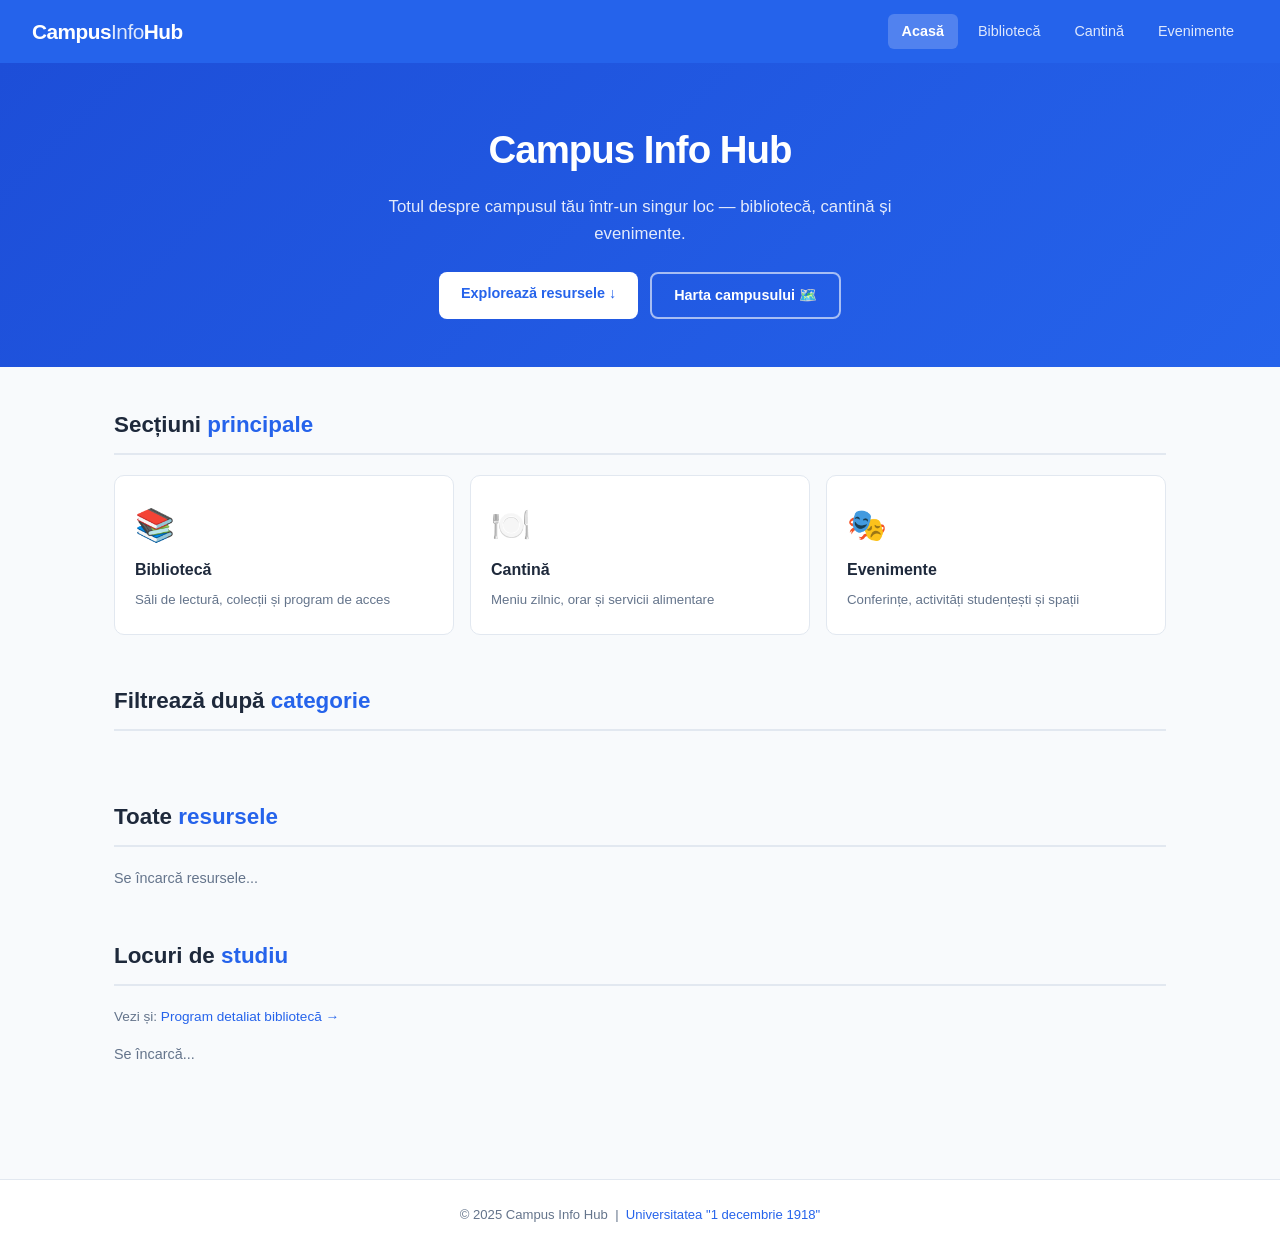
<file: index.html>
<!DOCTYPE html>
<html lang="ro">
<head>
  <meta charset="UTF-8" />
  <meta name="viewport" content="width=device-width, initial-scale=1.0" />
  <title>Campus Info Hub</title>
  <link rel="stylesheet" href="style.css" />
</head>
<body>

  <nav>
    <a class="nav-logo" href="index.html">Campus<span>Info</span>Hub</a>
    <div class="nav-links">
      <a href="index.html" class="activ">Acasă</a>
      <a href="pages/library.html">Bibliotecă</a>
      <a href="pages/cafeteria.html">Cantină</a>
      <a href="pages/events.html">Evenimente</a>
    </div>
  </nav>

  <!-- HERO -->
  <div class="hero">
    <h1>Campus Info Hub</h1>
    <p>Totul despre campusul tău într-un singur loc — bibliotecă, cantină și evenimente.</p>
    <div class="hero-butoane">
      <a href="#toate-resursele" class="buton buton-alb">Explorează resursele ↓</a>
      <!-- URL absolut -->
      <a href="https://www.google.com/maps" target="_blank" class="buton buton-contur">Harta campusului 🗺️</a>
    </div>
  </div>

  <main>

    <!-- LINKURI RAPIDE -->
    <section>
      <h2 class="sectiune-titlu">Secțiuni <span>principale</span></h2>
      <div class="grid-rapide">
        <!-- URL relativ -->
        <a href="pages/library.html" class="card-rapid">
          <span class="icon">📚</span>
          <h4>Bibliotecă</h4>
          <p>Săli de lectură, colecții și program de acces</p>
        </a>
        <a href="pages/cafeteria.html" class="card-rapid">
          <span class="icon">🍽️</span>
          <h4>Cantină</h4>
          <p>Meniu zilnic, orar și servicii alimentare</p>
        </a>
        <a href="pages/events.html" class="card-rapid">
          <span class="icon">🎭</span>
          <h4>Evenimente</h4>
          <p>Conferințe, activități studențești și spații</p>
        </a>
      </div>
    </section>

    <!-- CLOUD TAGURI / CATEGORII -->
    <section>
      <h2 class="sectiune-titlu">Filtrează după <span>categorie</span></h2>
      <div id="cloud-taguri"></div>
    </section>

    <!-- TOATE RESURSELE - incarcate din JSON cu fetch() -->
    <section id="toate-resursele">
      <h2 class="sectiune-titlu">Toate <span>resursele</span></h2>
      <div id="lista-resurse" class="grid-resurse">
        <p class="text-incarcare">Se încarcă resursele...</p>
      </div>
    </section>

    <!-- FILTRATE: DOAR LOCURI DE STUDIU -->
    <section>
      <h2 class="sectiune-titlu">Locuri de <span>studiu</span></h2>
        <p class="subtitlu-sectiune">
           Vezi și: <a href="pages/library.html#schedule" class="link-detalii">Program detaliat bibliotecă →</a>
        </p>
      <div id="lista-studiu" class="grid-resurse">
        <p class="text-incarcare">Se încarcă...</p>
      </div>
    </section>

  </main>

  <footer>
    <p>© 2025 Campus Info Hub &nbsp;|&nbsp;
      <a href="https://www.uab.ro/" target="_blank" rel="noopener">Universitatea "1 decembrie 1918"</a>
    </p>
  </footer>

  <script src="script.js"></script>
</body>
</html>
</file>
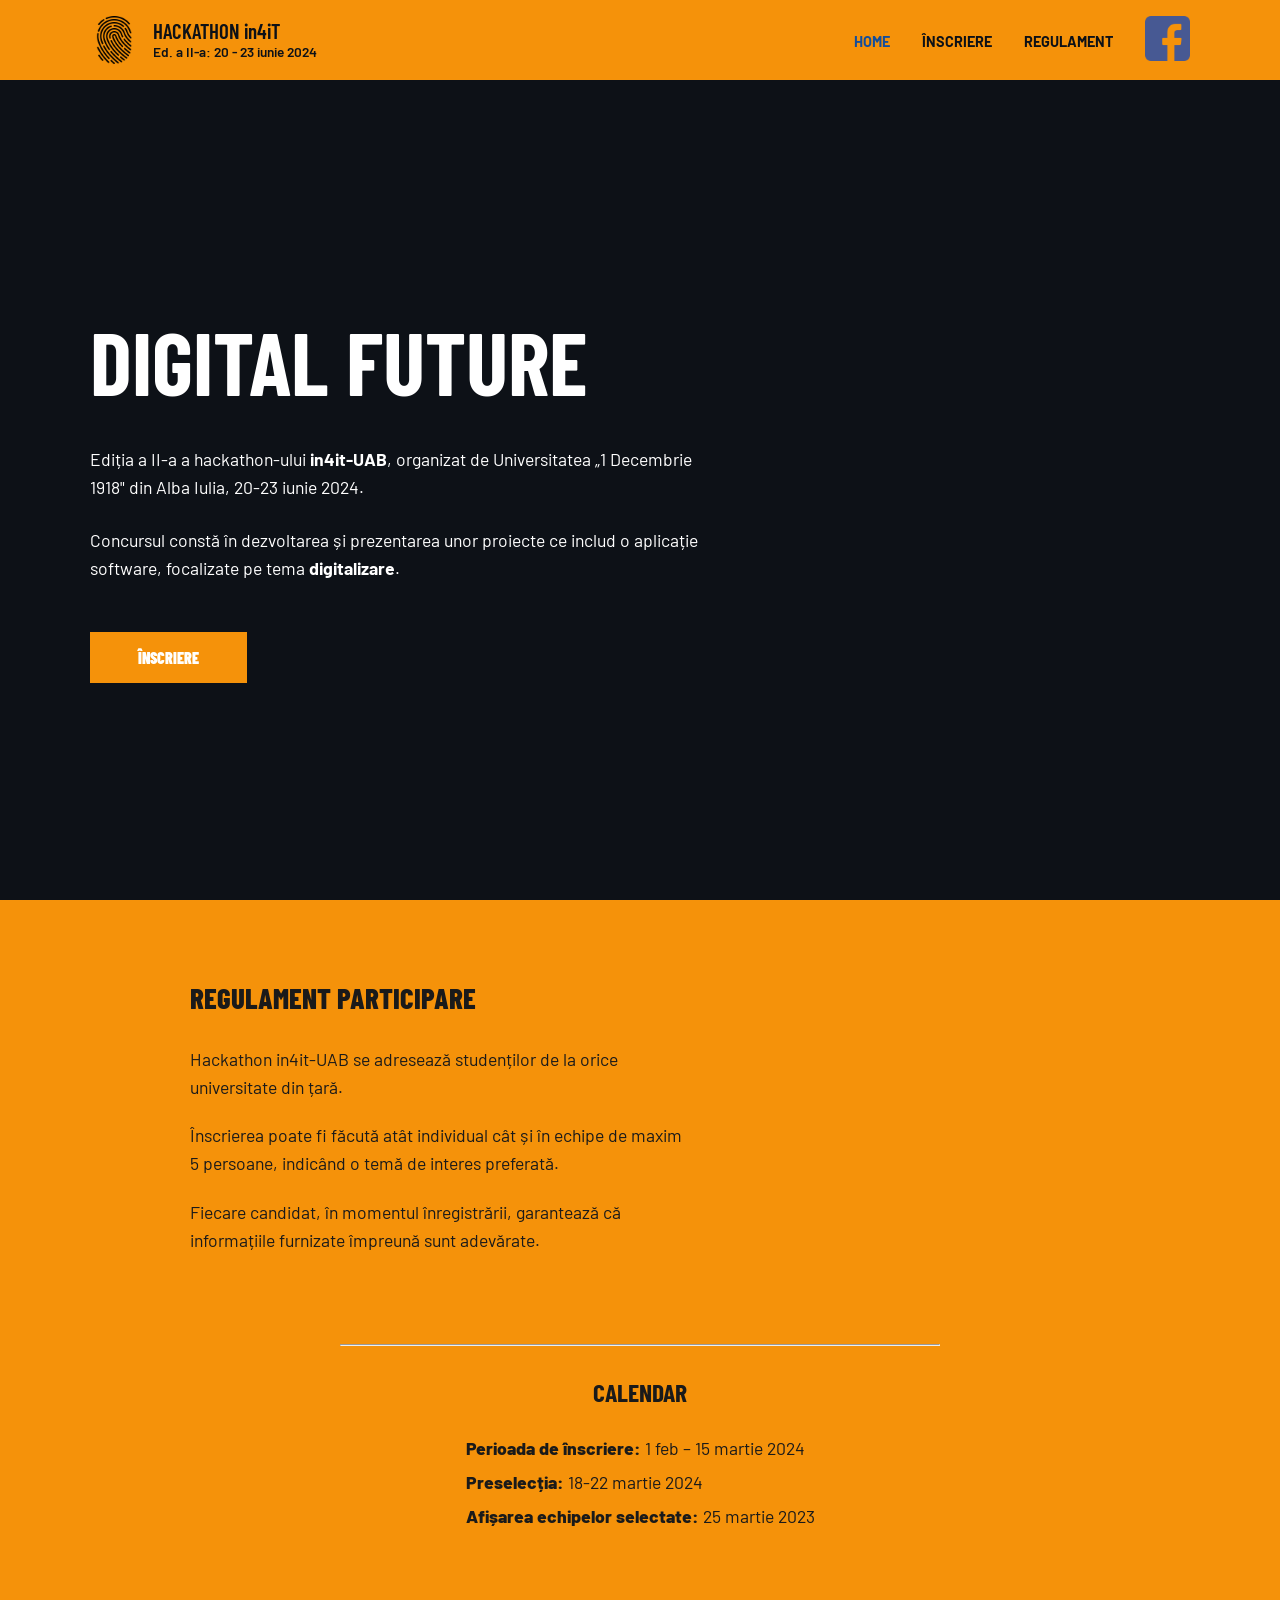
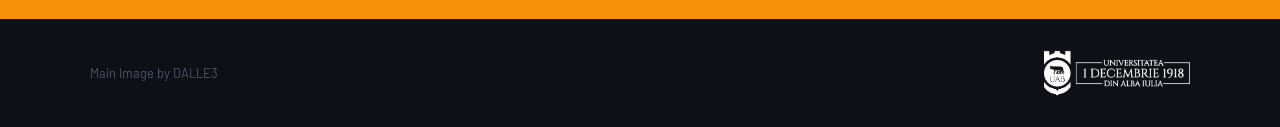
<file: lab1/index.html>
<!DOCTYPE html>
<html lang="ro">
<head>
  <meta charset="UTF-8" />
  <meta name="viewport" content="width=device-width, initial-scale=1.0" />
  <title>HACKATHON in4iT – Ed. a II-a: 20–23 iunie 2024</title>
  <link rel="icon" type="image/png" href="fingerprint-scan.png" />
  <link rel="preconnect" href="https://fonts.googleapis.com" />
  <link rel="preconnect" href="https://fonts.gstatic.com" crossorigin />
  <link href="https://fonts.googleapis.com/css2?family=Barlow:wght@400;600;700;900&family=Barlow+Condensed:wght@700;900&display=swap" rel="stylesheet" />
  
  <link rel="stylesheet" href="style.css">
</head>
<body>

  <nav>
    <a href="#home" class="nav-brand">
      <img src="fingerprint-scan.png" alt="Logo" class="nav-logo">
      <div class="nav-title">
        <strong>HACKATHON in4iT</strong>
        <span>Ed. a II-a: 20 - 23 iunie 2024</span>
      </div>
    </a>

    <ul class="nav-links">
      <li><a href="#home">HOME</a></li>
      <li><a href="#regulament">ÎNSCRIERE</a></li>
      <li><a href="#regulament">REGULAMENT</a></li>
      <li><a href="https://facebook.com" ><img src="facebook.png" class="nav-fb"></a></li>
      
    </ul>

    <button class="hamburger" id="hamburgerBtn" aria-label="Meniu">
      <span></span><span></span><span></span>
    </button>
  </nav>

  <div class="mobile-menu" id="mobileMenu">
    <a href="#home">HOME</a>
    <a href="#regulament">ÎNSCRIERE</a>
    <a href="#regulament">REGULAMENT</a>
    <a href="https://facebook.com" target="_blank">Facebook</a>
  </div>

  <section id="home">
    <div class="hero-bg"></div>
    <div class="hero-content">
        <h1>Digital Future</h1>
        <p class="hero-desc-1">
        Ediția a II-a a hackathon-ului <strong>in4it-UAB</strong>, organizat de Universitatea „1 Decembrie 1918" din Alba Iulia, 20-23 iunie 2024.
        </p>
        <p class="hero-desc-2">
        Concursul constă în dezvoltarea și prezentarea unor proiecte ce includ o aplicație software, focalizate pe tema <strong>digitalizare</strong>.
        </p>
        <a href="#regulament" class="btn-orange">ÎNSCRIERE</a>
    </div>
  </section>

<section id="regulament">
  <div class="regulament-inner">
    <h2>REGULAMENT PARTICIPARE</h2>
    <p>
      Hackathon in4it-UAB se adresează studenților de la orice universitate din țară.
    </p>
    <p>
      Înscrierea poate fi făcută atât individual cât și în echipe de maxim 5 persoane, indicând o temă de interes preferată.
    </p>
    <p>
      Fiecare candidat, în momentul înregistrării, garantează că informațiile furnizate împreună sunt adevărate.
    </p>
    <hr class="divider" />
    <div class="calendar-section">
      <h3>CALENDAR</h3>
      <div class="calendar-items">
        <div class="calendar-item">
          <strong>Perioada de înscriere:</strong> 1 feb – 15 martie 2024
        </div>        
        <div class="calendar-item">
          <strong>Preselecția:</strong> 18-22 martie 2024
        </div>       
        <div class="calendar-item">
          <strong>Afișarea echipelor selectate:</strong> 25 martie 2023
        </div>
      </div>
    </div>

  </div>
</section>

  <footer>
  <span class="footer-credit">Main Image by DALLE3</span>
  <div class="footer-logo">
    <img src="Sigla UAB.png" alt="Universitatea 1 Decembrie 1918 Alba Iulia">
  </div>
</footer>

  <script src="script.js"></script>
</body>
</html>
</file>
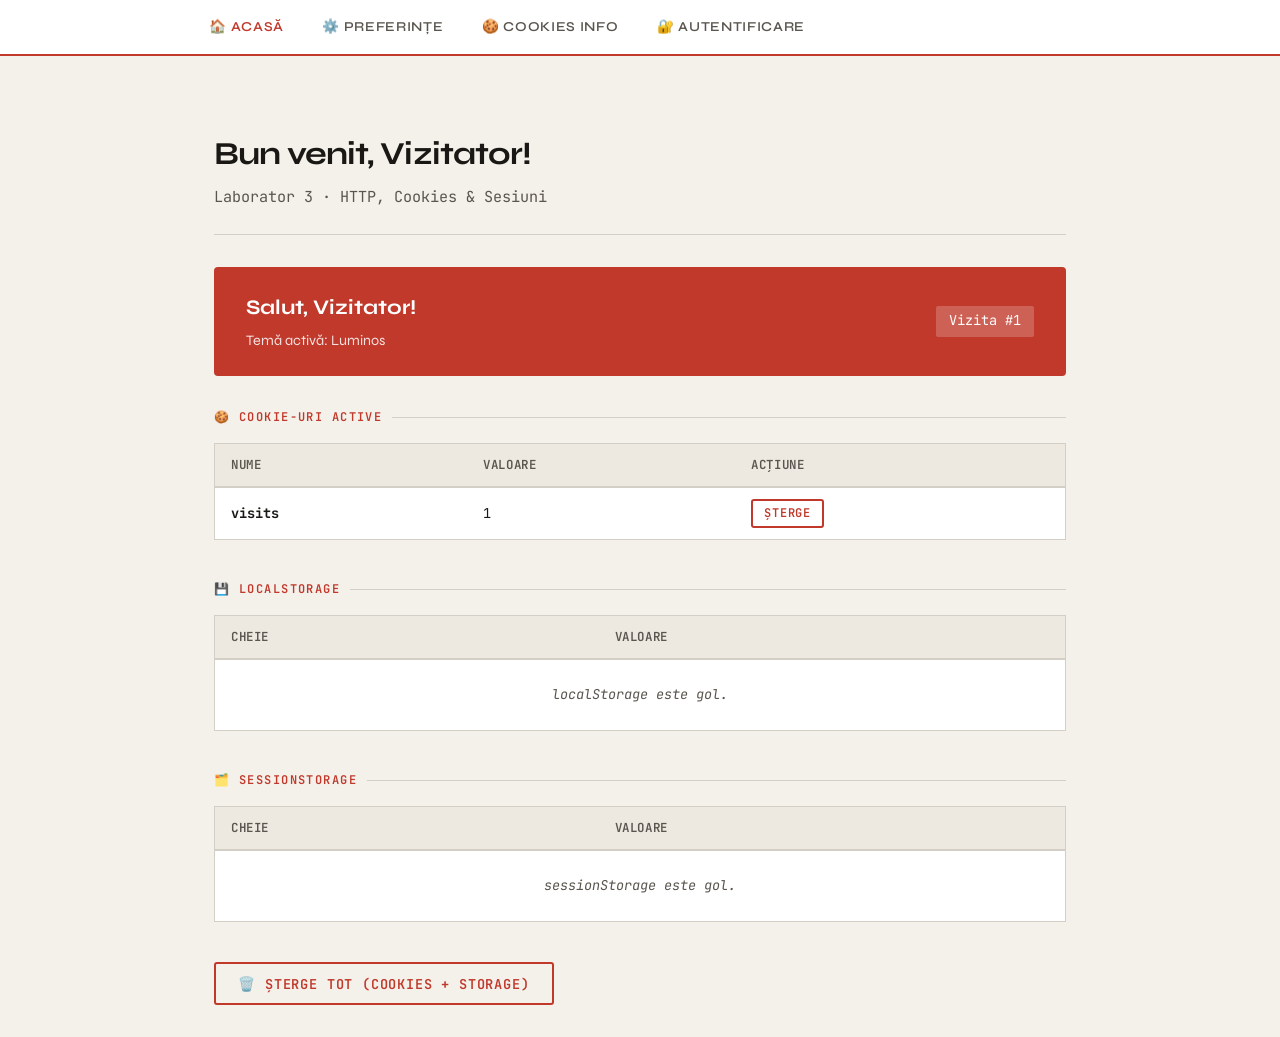
<file: lab3/index.html>
<!DOCTYPE html>
<html lang="ro">
<head>
    <meta charset="UTF-8">
    <meta name="viewport" content="width=device-width, initial-scale=1.0">
    <title>Laborator 3 – Acasă</title>
    <link rel="stylesheet" href="style.css">
</head>
<body class="light">
<nav>
    <ul>
        <li><a href="index.html" class="active">🏠 Acasă</a></li>
        <li><a href="preferences.html">⚙️ Preferințe</a></li>
        <li><a href="cookies-info.html">🍪 Cookies Info</a></li>
        <li><a href="login.html">🔐 Autentificare</a></li>
    </ul>
</nav>
<div class="container">
    <div class="page-header">
        <h1 id="welcomeTitle">Bun venit!</h1>
        <div class="subtitle">Laborator 3 · HTTP, Cookies &amp; Sesiuni</div>
    </div>

    <div class="welcome-card">
        <div>
            <h2 id="welcomeMsg">Salut, Vizitator!</h2>
            <div style="margin-top:0.3rem;font-size:0.9rem;opacity:0.85">
                Temă activă: <span id="themeLabel">Luminos</span>
            </div>
        </div>
        <div class="visit-badge">Vizita #<span id="visitCount">1</span></div>
    </div>

    <div class="section">
        <div class="section-title">🍪 Cookie-uri active</div>
        <table>
            <thead><tr><th>Nume</th><th>Valoare</th><th>Acțiune</th></tr></thead>
            <tbody id="cookiesBody"><tr class="empty-row"><td colspan="3">Niciun cookie.</td></tr></tbody>
        </table>
    </div>

    <div class="section">
        <div class="section-title">💾 localStorage</div>
        <table>
            <thead><tr><th>Cheie</th><th>Valoare</th></tr></thead>
            <tbody id="localBody"><tr class="empty-row"><td colspan="2">localStorage este gol.</td></tr></tbody>
        </table>
    </div>

    <div class="section">
        <div class="section-title">🗂️ sessionStorage</div>
        <table>
            <thead><tr><th>Cheie</th><th>Valoare</th></tr></thead>
            <tbody id="sessionBody"><tr class="empty-row"><td colspan="2">sessionStorage este gol.</td></tr></tbody>
        </table>
    </div>

    <button class="btn btn-danger" onclick="deleteAll()" style="padding:0.65rem 1.4rem;font-size:0.85rem">
        🗑️ Șterge Tot (Cookies + Storage)
    </button>
</div>
<script src="js/cookies.js"></script>
<script src="js/storage.js"></script>
<script src="js/index.js"></script>
</body>
</html>
</file>
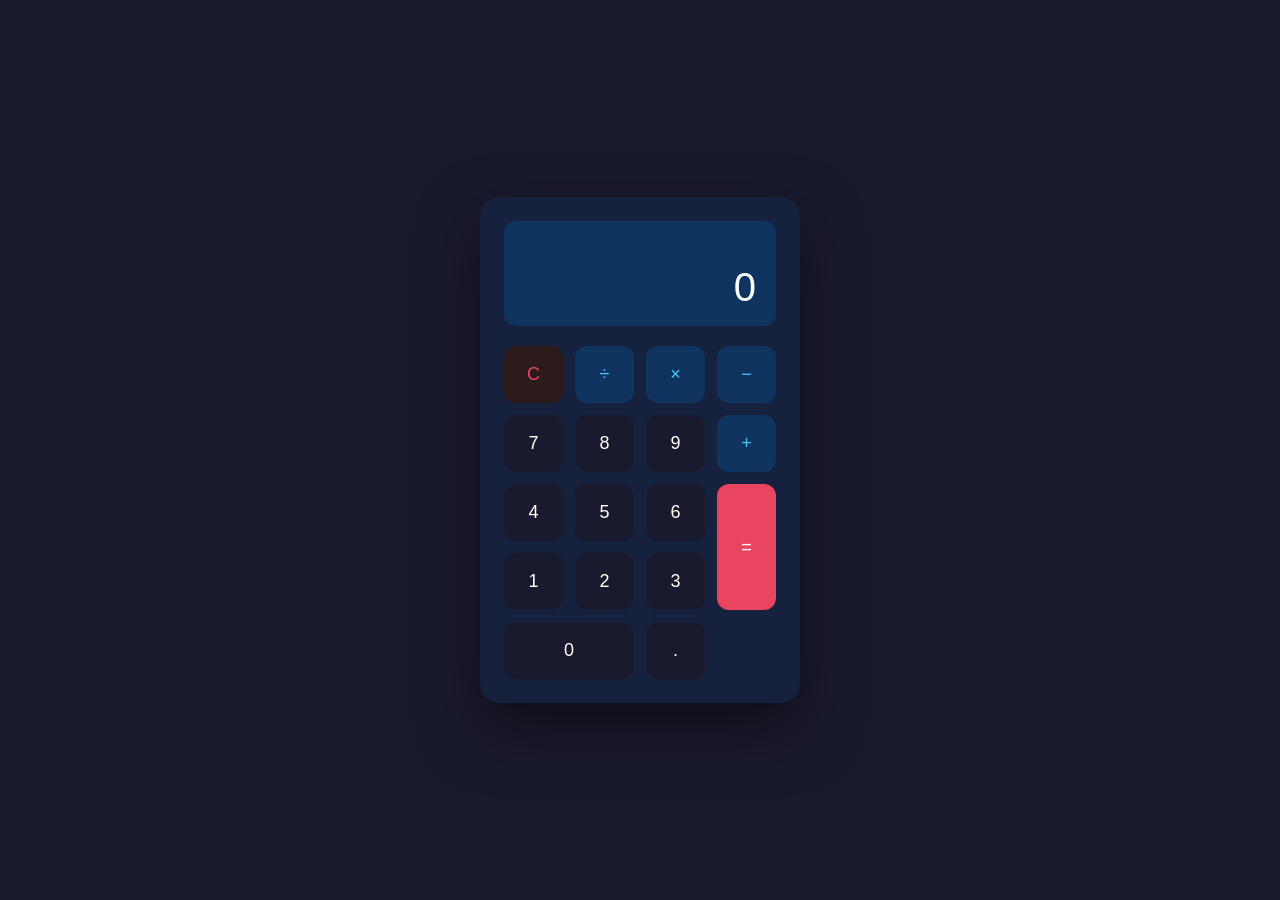
<file: lab4/index.html>
<!DOCTYPE html>
<html lang="en">
<head>
    <meta charset="UTF-8">
    <meta name="viewport" content="width=device-width, initial-scale=1.0">
    <title>Calculator MVC</title>
    <link rel="stylesheet" href="style.css">
</head>
<body>
    
    <div class="calculator">

        <div class="display-container">
            <div id="expression"></div>
            <div id="display">0</div>
        </div>

        <div class="buttons">
           <button data-value="C" class="btn-clear">C</button>
           <button data-value="/" class="btn-operator">÷</button>
           <button data-value="*" class="btn-operator">×</button>
           <button data-value="-" class="btn-operator">−</button>

           <button data-value="7">7</button>
           <button data-value="8">8</button>
           <button data-value="9">9</button>
           <button data-value="+" class="btn-operator">+</button>

           <button data-value="4">4</button>
           <button data-value="5">5</button>
           <button data-value="6">6</button>

           <button data-value="1">1</button>
           <button data-value="2">2</button>
           <button data-value="3">3</button>
           <button data-value="=" class="btn-equals">=</button>

           <button data-value="0" class="btn-zero">0</button>
           <button data-value=".">.</button>
        </div>    
    </div>

    <script src="model.js"></script>
    <script src="view.js"></script>
    <script src="controller.js"></script>
    <script>
        window.addEventListener('load', function(){
            Controller.init();
        });
    </script>
</body>
</html>
</file>
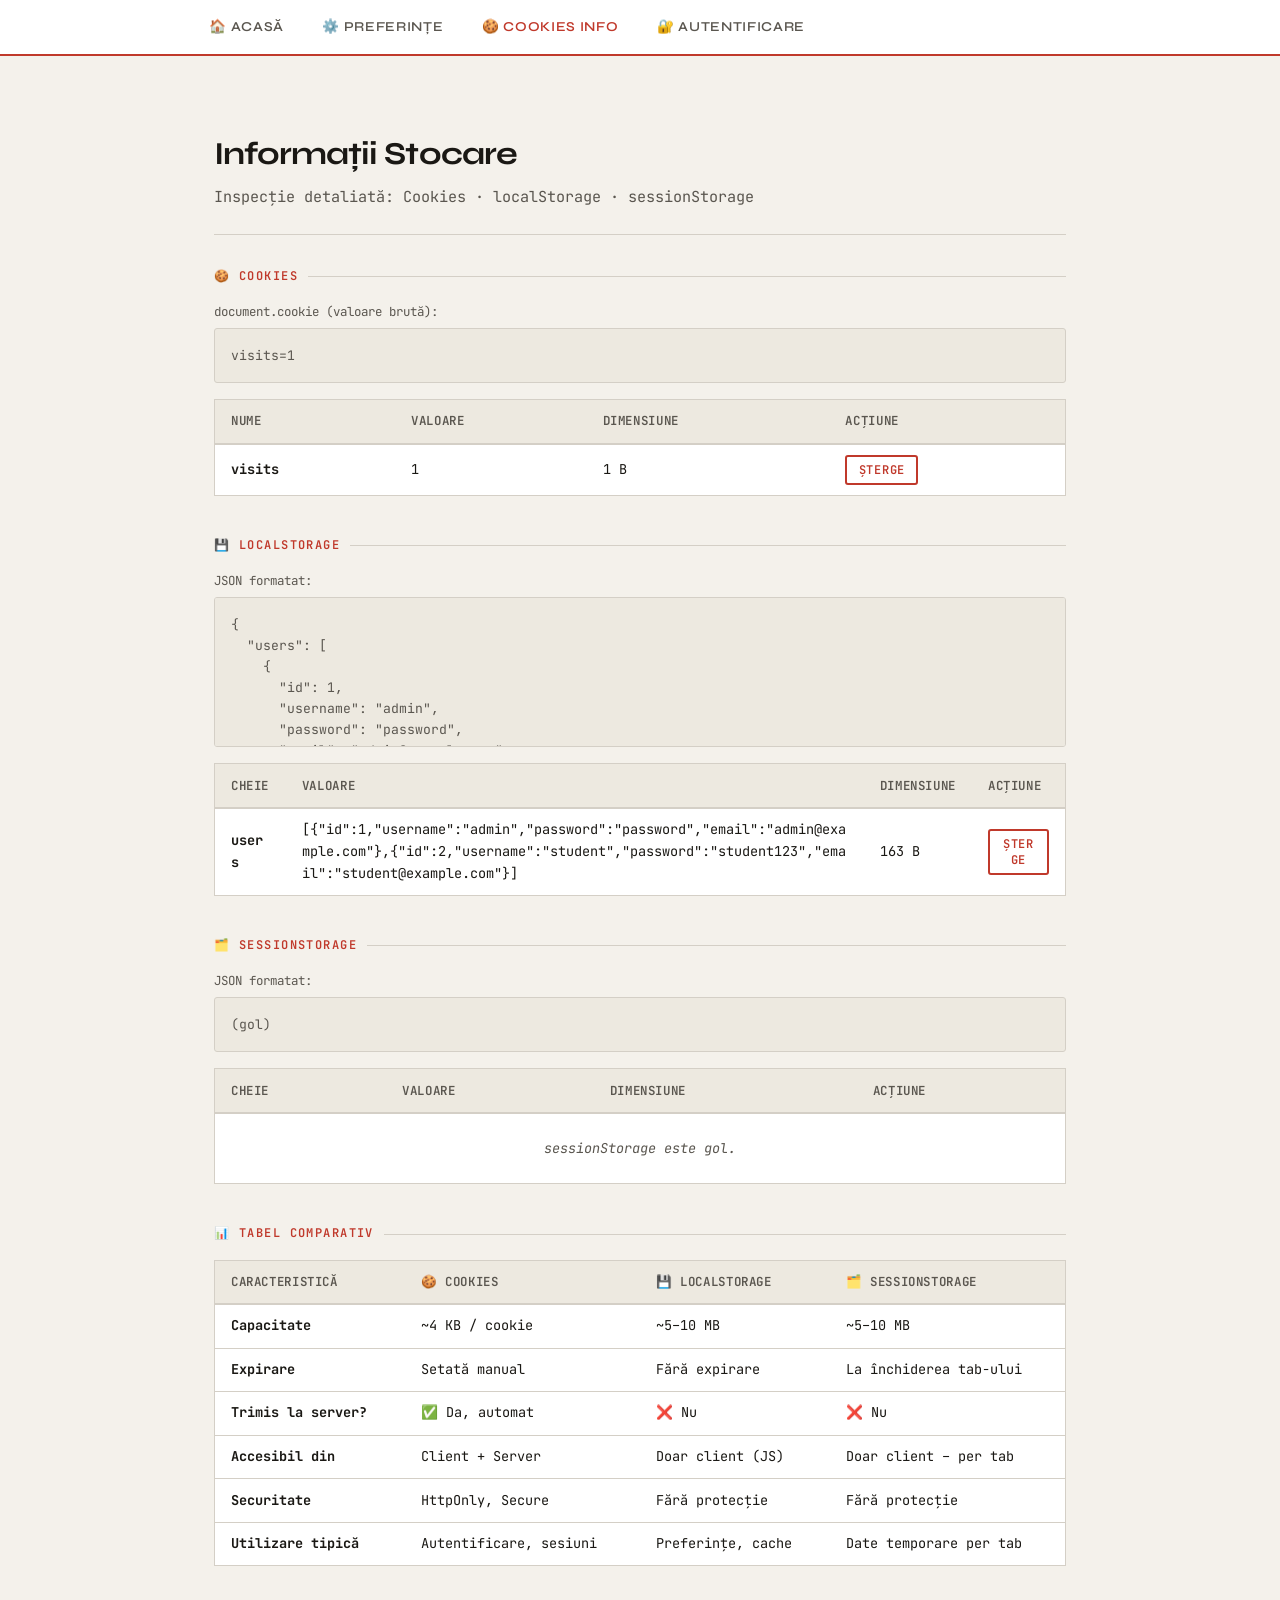
<file: lab3/cookies-info.html>
<!DOCTYPE html>
<html lang="ro">
<head>
    <meta charset="UTF-8">
    <meta name="viewport" content="width=device-width, initial-scale=1.0">
    <title>Cookies Info – Laborator 3</title>
    <link rel="stylesheet" href="style.css">
</head>
<body class="light">
<nav>
    <ul>
        <li><a href="index.html">🏠 Acasă</a></li>
        <li><a href="preferences.html">⚙️ Preferințe</a></li>
        <li><a href="cookies-info.html" class="active">🍪 Cookies Info</a></li>
        <li><a href="login.html">🔐 Autentificare</a></li>
    </ul>
</nav>
<div class="container">
    <div class="page-header">
        <h1>Informații Stocare</h1>
        <div class="subtitle">Inspecție detaliată: Cookies · localStorage · sessionStorage</div>
    </div>

    <div class="section">
        <div class="section-title">🍪 Cookies</div>
        <div style="margin-bottom:1rem">
            <div style="font-size:0.78rem;color:var(--text2);font-family:var(--mono);margin-bottom:0.4rem">document.cookie (valoare brută):</div>
            <div class="code-block" id="rawCookie">—</div>
        </div>
        <table>
            <thead><tr><th>Nume</th><th>Valoare</th><th>Dimensiune</th><th>Acțiune</th></tr></thead>
            <tbody id="cookieBody"><tr class="empty-row"><td colspan="4">Niciun cookie.</td></tr></tbody>
        </table>
    </div>

    <div class="section">
        <div class="section-title">💾 localStorage</div>
        <div style="margin-bottom:1rem">
            <div style="font-size:0.78rem;color:var(--text2);font-family:var(--mono);margin-bottom:0.4rem">JSON formatat:</div>
            <div class="code-block" id="rawLocal">—</div>
        </div>
        <table>
            <thead><tr><th>Cheie</th><th>Valoare</th><th>Dimensiune</th><th>Acțiune</th></tr></thead>
            <tbody id="localBody"><tr class="empty-row"><td colspan="4">localStorage este gol.</td></tr></tbody>
        </table>
    </div>

    <div class="section">
        <div class="section-title">🗂️ sessionStorage</div>
        <div style="margin-bottom:1rem">
            <div style="font-size:0.78rem;color:var(--text2);font-family:var(--mono);margin-bottom:0.4rem">JSON formatat:</div>
            <div class="code-block" id="rawSession">—</div>
        </div>
        <table>
            <thead><tr><th>Cheie</th><th>Valoare</th><th>Dimensiune</th><th>Acțiune</th></tr></thead>
            <tbody id="sessionBody"><tr class="empty-row"><td colspan="4">sessionStorage este gol.</td></tr></tbody>
        </table>
    </div>

    <div class="section">
        <div class="section-title">📊 Tabel comparativ</div>
        <table>
            <thead>
                <tr><th>Caracteristică</th><th>🍪 Cookies</th><th>💾 localStorage</th><th>🗂️ sessionStorage</th></tr>
            </thead>
            <tbody>
                <tr><td><strong>Capacitate</strong></td><td>~4 KB / cookie</td><td>~5–10 MB</td><td>~5–10 MB</td></tr>
                <tr><td><strong>Expirare</strong></td><td>Setată manual</td><td>Fără expirare</td><td>La închiderea tab-ului</td></tr>
                <tr><td><strong>Trimis la server?</strong></td><td>✅ Da, automat</td><td>❌ Nu</td><td>❌ Nu</td></tr>
                <tr><td><strong>Accesibil din</strong></td><td>Client + Server</td><td>Doar client (JS)</td><td>Doar client – per tab</td></tr>
                <tr><td><strong>Securitate</strong></td><td>HttpOnly, Secure</td><td>Fără protecție</td><td>Fără protecție</td></tr>
                <tr><td><strong>Utilizare tipică</strong></td><td>Autentificare, sesiuni</td><td>Preferințe, cache</td><td>Date temporare per tab</td></tr>
            </tbody>
        </table>
    </div>
</div>
<script src="js/cookies.js"></script>
<script src="js/storage.js"></script>
<script src="js/cookies-info.js"></script>
</body>
</html>
</file>
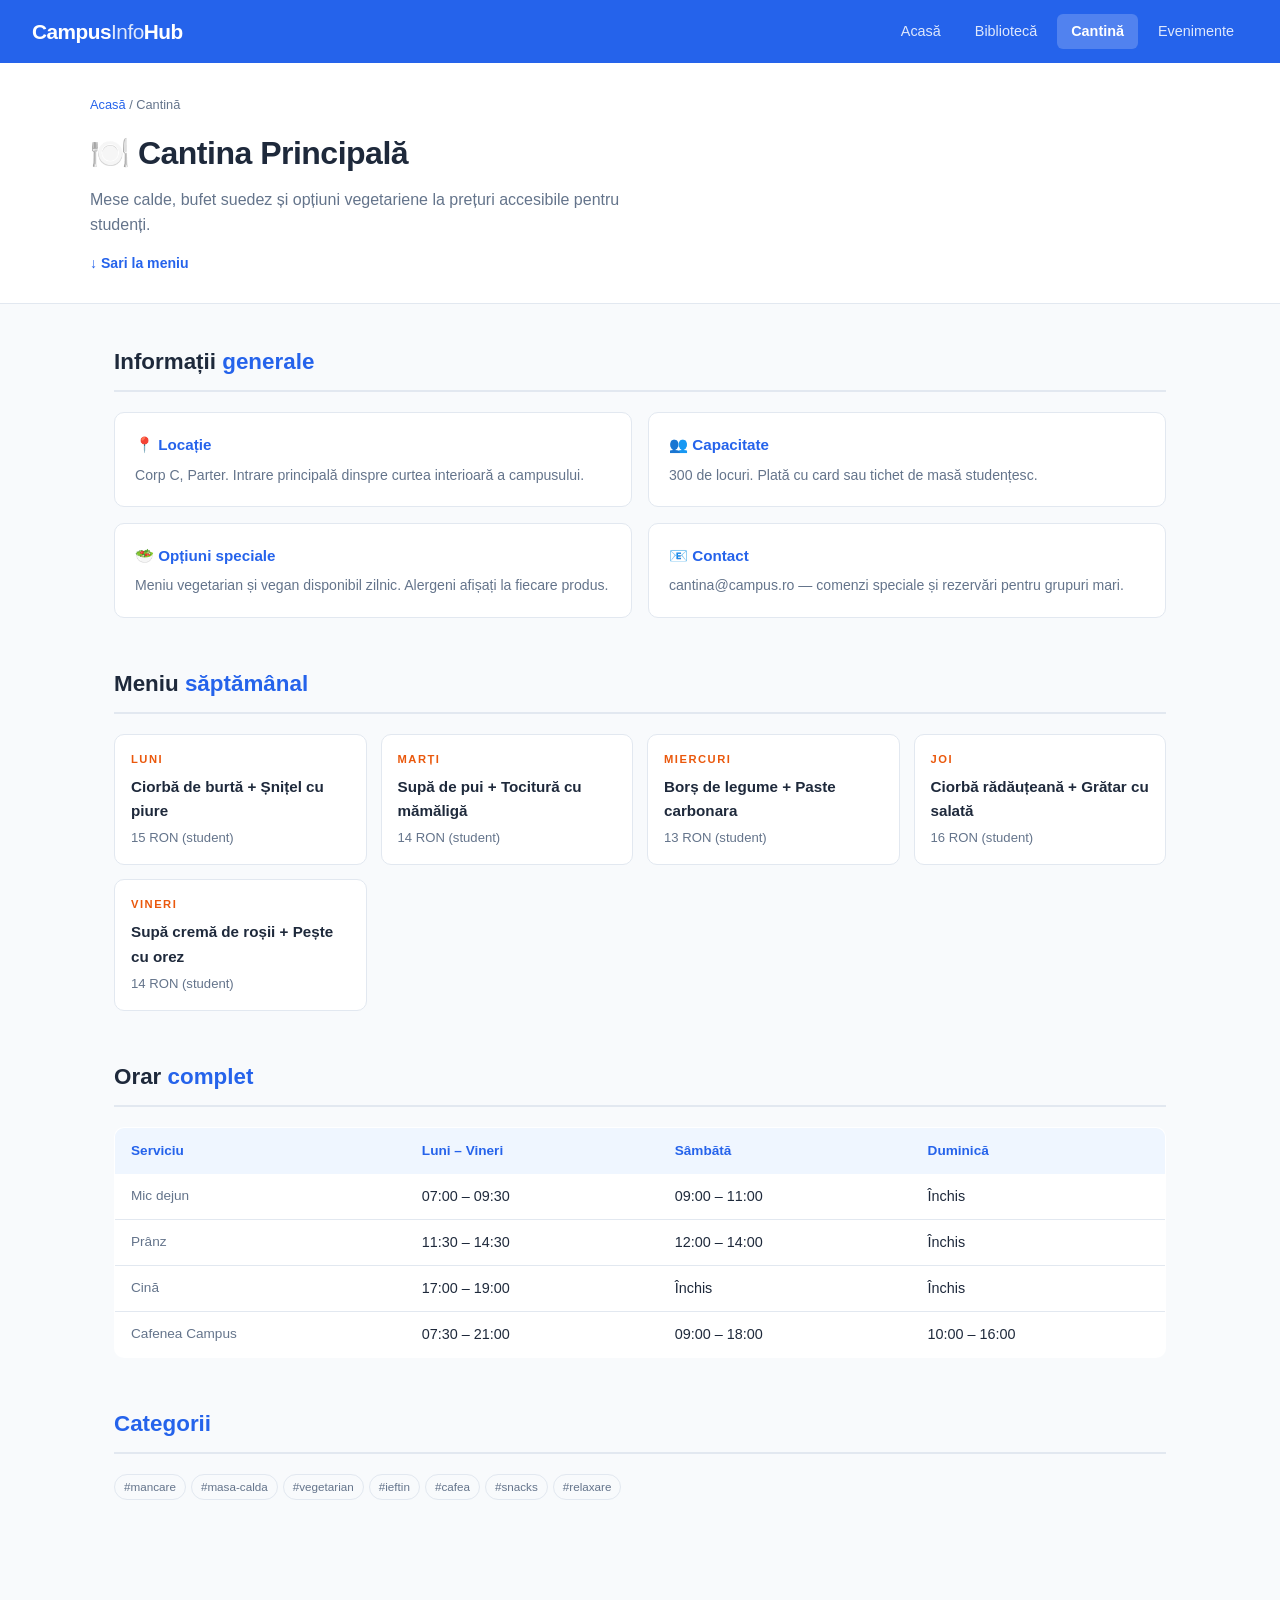
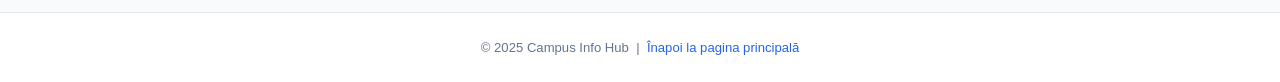
<file: pages/cafeteria.html>
<!DOCTYPE html>
<html lang="ro">
<head>
  <meta charset="UTF-8" />
  <meta name="viewport" content="width=device-width, initial-scale=1.0" />
  <title>Cantină — Campus Info Hub</title>
  <link rel="stylesheet" href="../style.css" />
</head>
<body>

  <nav>
    <a class="nav-logo" href="../index.html">Campus<span>Info</span>Hub</a>
    <div class="nav-links">
      <a href="../index.html">Acasă</a>
      <a href="library.html">Bibliotecă</a>
      <a href="cafeteria.html" class="activ">Cantină</a>
      <a href="events.html">Evenimente</a>
    </div>
  </nav>

  <div class="antet-pagina">
    <div class="antet-pagina-inner">
      <div class="breadcrumb">
        <a href="../index.html">Acasă</a> / Cantină
      </div>
      <h1>🍽️ Cantina Principală</h1>
      <p>Mese calde, bufet suedez și opțiuni vegetariene la prețuri accesibile pentru studenți.</p>
      <a href="#menu" class="link-sari">↓ Sari la meniu</a>
    </div>
  </div>

  <main>

    <section>
      <h2 class="sectiune-titlu">Informații <span>generale</span></h2>
      <div class="grid-info">
        <div class="card-info">
          <h4>📍 Locație</h4>
          <p>Corp C, Parter. Intrare principală dinspre curtea interioară a campusului.</p>
        </div>
        <div class="card-info">
          <h4>👥 Capacitate</h4>
          <p>300 de locuri. Plată cu card sau tichet de masă studențesc.</p>
        </div>
        <div class="card-info">
          <h4>🥗 Opțiuni speciale</h4>
          <p>Meniu vegetarian și vegan disponibil zilnic. Alergeni afișați la fiecare produs.</p>
        </div>
        <div class="card-info">
          <h4>📧 Contact</h4>
          <p>cantina@campus.ro — comenzi speciale și rezervări pentru grupuri mari.</p>
        </div>
      </div>
    </section>

    <!-- #menu -->
    <section id="menu">
      <h2 class="sectiune-titlu">Meniu <span>săptămânal</span></h2>
      <div class="grid-meniu">
        <div class="card-meniu">
          <div class="zi">Luni</div>
          <div class="fel">Ciorbă de burtă + Șnițel cu piure</div>
          <div class="pret">15 RON (student)</div>
        </div>
        <div class="card-meniu">
          <div class="zi">Marți</div>
          <div class="fel">Supă de pui + Tocitură cu mămăligă</div>
          <div class="pret">14 RON (student)</div>
        </div>
        <div class="card-meniu">
          <div class="zi">Miercuri</div>
          <div class="fel">Borș de legume + Paste carbonara</div>
          <div class="pret">13 RON (student)</div>
        </div>
        <div class="card-meniu">
          <div class="zi">Joi</div>
          <div class="fel">Ciorbă rădăuțeană + Grătar cu salată</div>
          <div class="pret">16 RON (student)</div>
        </div>
        <div class="card-meniu">
          <div class="zi">Vineri</div>
          <div class="fel">Supă cremă de roșii + Pește cu orez</div>
          <div class="pret">14 RON (student)</div>
        </div>
      </div>
    </section>

    <section>
      <h2 class="sectiune-titlu">Orar <span>complet</span></h2>
      <table>
        <thead>
          <tr>
            <th>Serviciu</th>
            <th>Luni – Vineri</th>
            <th>Sâmbătă</th>
            <th>Duminică</th>
          </tr>
        </thead>
        <tbody>
          <tr>
            <td>Mic dejun</td>
            <td>07:00 – 09:30</td>
            <td>09:00 – 11:00</td>
            <td>Închis</td>
          </tr>
          <tr>
            <td>Prânz</td>
            <td>11:30 – 14:30</td>
            <td>12:00 – 14:00</td>
            <td>Închis</td>
          </tr>
          <tr>
            <td>Cină</td>
            <td>17:00 – 19:00</td>
            <td>Închis</td>
            <td>Închis</td>
          </tr>
          <tr>
            <td>Cafenea Campus</td>
            <td>07:30 – 21:00</td>
            <td>09:00 – 18:00</td>
            <td>10:00 – 16:00</td>
          </tr>
        </tbody>
      </table>
    </section>

    <section>
      <h2 class="sectiune-titlu"><span>Categorii</span></h2>
      <div class="taguri">
        <span class="tag">#mancare</span>
        <span class="tag">#masa-calda</span>
        <span class="tag">#vegetarian</span>
        <span class="tag">#ieftin</span>
        <span class="tag">#cafea</span>
        <span class="tag">#snacks</span>
        <span class="tag">#relaxare</span>
      </div>
    </section>

  </main>

  <footer>
    <p>© 2025 Campus Info Hub &nbsp;|&nbsp; <a href="../index.html">Înapoi la pagina principală</a></p>
  </footer>

</body>
</html>
</file>
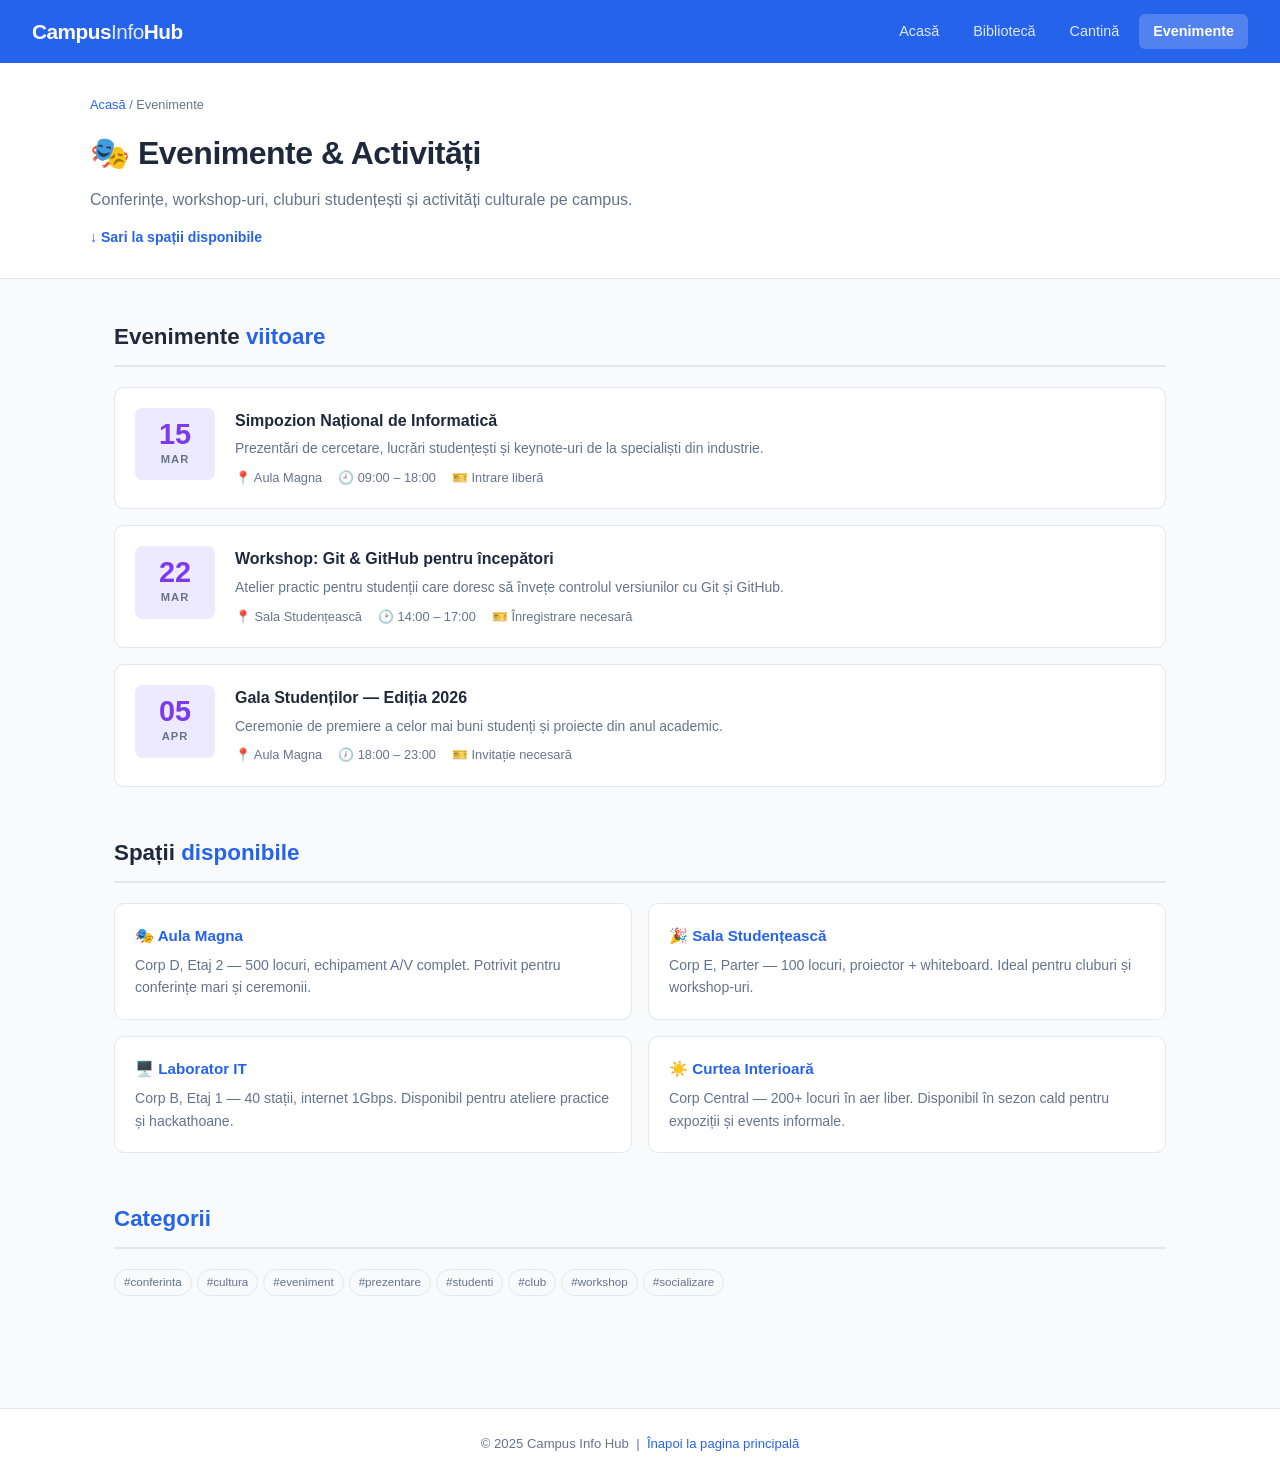
<file: pages/events.html>
<!DOCTYPE html>
<html lang="ro">
<head>
  <meta charset="UTF-8" />
  <meta name="viewport" content="width=device-width, initial-scale=1.0" />
  <title>Evenimente — Campus Info Hub</title>
  <link rel="stylesheet" href="../style.css" />
</head>
<body>

  <nav>
    <a class="nav-logo" href="../index.html">Campus<span>Info</span>Hub</a>
    <div class="nav-links">
      <a href="../index.html">Acasă</a>
      <a href="library.html">Bibliotecă</a>
      <a href="cafeteria.html">Cantină</a>
      <a href="events.html" class="activ">Evenimente</a>
    </div>
  </nav>

  <div class="antet-pagina">
    <div class="antet-pagina-inner">
      <div class="breadcrumb">
        <a href="../index.html">Acasă</a> / Evenimente
      </div>
      <h1>🎭 Evenimente & Activități</h1>
      <p>Conferințe, workshop-uri, cluburi studențești și activități culturale pe campus.</p>
      <a href="#venues" class="link-sari">↓ Sari la spații disponibile</a>
    </div>
  </div>

  <main>

    <section>
      <h2 class="sectiune-titlu">Evenimente <span>viitoare</span></h2>
      <div class="lista-evenimente">

        <div class="card-eveniment">
          <div class="data-eveniment">
            <div class="zi">15</div>
            <div class="luna">Mar</div>
          </div>
          <div class="info-eveniment">
            <h4>Simpozion Național de Informatică</h4>
            <p>Prezentări de cercetare, lucrări studențești și keynote-uri de la specialiști din industrie.</p>
            <div class="meta-eveniment">
              <span>📍 Aula Magna</span>
              <span>🕘 09:00 – 18:00</span>
              <span>🎫 Intrare liberă</span>
            </div>
          </div>
        </div>

        <div class="card-eveniment">
          <div class="data-eveniment">
            <div class="zi">22</div>
            <div class="luna">Mar</div>
          </div>
          <div class="info-eveniment">
            <h4>Workshop: Git & GitHub pentru începători</h4>
            <p>Atelier practic pentru studenții care doresc să învețe controlul versiunilor cu Git și GitHub.</p>
            <div class="meta-eveniment">
              <span>📍 Sala Studențească</span>
              <span>🕑 14:00 – 17:00</span>
              <span>🎫 Înregistrare necesară</span>
            </div>
          </div>
        </div>

        <div class="card-eveniment">
          <div class="data-eveniment">
            <div class="zi">05</div>
            <div class="luna">Apr</div>
          </div>
          <div class="info-eveniment">
            <h4>Gala Studenților — Ediția 2026</h4>
            <p>Ceremonie de premiere a celor mai buni studenți și proiecte din anul academic.</p>
            <div class="meta-eveniment">
              <span>📍 Aula Magna</span>
              <span>🕖 18:00 – 23:00</span>
              <span>🎫 Invitație necesară</span>
            </div>
          </div>
        </div>

      </div>
    </section>

    <!-- SPATII -->
    <section id="venues">
      <h2 class="sectiune-titlu">Spații <span>disponibile</span></h2>
      <div class="grid-info">
        <div class="card-info">
          <h4>🎭 Aula Magna</h4>
          <p>Corp D, Etaj 2 — 500 locuri, echipament A/V complet. Potrivit pentru conferințe mari și ceremonii.</p>
        </div>
        <div class="card-info">
          <h4>🎉 Sala Studențească</h4>
          <p>Corp E, Parter — 100 locuri, proiector + whiteboard. Ideal pentru cluburi și workshop-uri.</p>
        </div>
        <div class="card-info">
          <h4>🖥️ Laborator IT</h4>
          <p>Corp B, Etaj 1 — 40 stații, internet 1Gbps. Disponibil pentru ateliere practice și hackathoane.</p>
        </div>
        <div class="card-info">
          <h4>☀️ Curtea Interioară</h4>
          <p>Corp Central — 200+ locuri în aer liber. Disponibil în sezon cald pentru expoziții și events informale.</p>
        </div>
      </div>
    </section>

    <section>
      <h2 class="sectiune-titlu"><span>Categorii</span></h2>
      <div class="taguri">
        <span class="tag">#conferinta</span>
        <span class="tag">#cultura</span>
        <span class="tag">#eveniment</span>
        <span class="tag">#prezentare</span>
        <span class="tag">#studenti</span>
        <span class="tag">#club</span>
        <span class="tag">#workshop</span>
        <span class="tag">#socializare</span>
      </div>
    </section>

  </main>

  <footer>
    <p>© 2025 Campus Info Hub &nbsp;|&nbsp; <a href="../index.html">Înapoi la pagina principală</a></p>
  </footer>

</body>
</html>
</file>
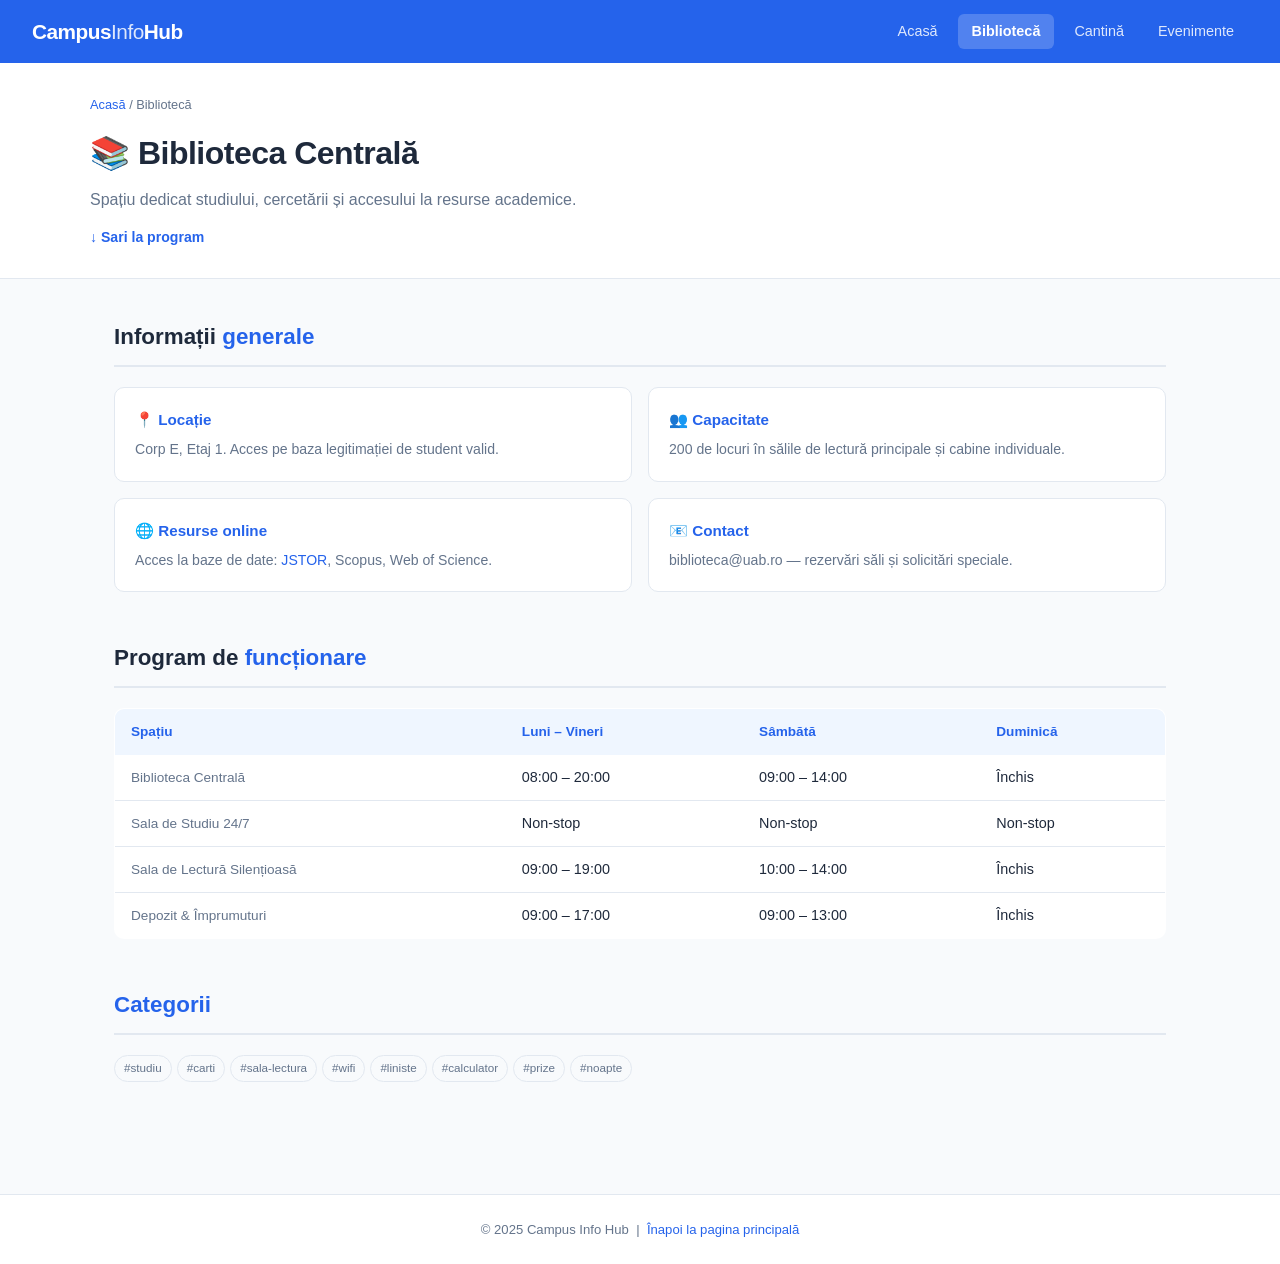
<file: pages/library.html>
<!DOCTYPE html>
<html lang="ro">
<head>
  <meta charset="UTF-8" />
  <meta name="viewport" content="width=device-width, initial-scale=1.0" />
  <title>Bibliotecă — Campus Info Hub</title>
  <link rel="stylesheet" href="../style.css" />
</head>
<body>

  <nav>
    <a class="nav-logo" href="../index.html">Campus<span>Info</span>Hub</a>
    <div class="nav-links">
      <a href="../index.html">Acasă</a>
      <a href="library.html" class="activ">Bibliotecă</a>
      <a href="cafeteria.html">Cantină</a>
      <a href="events.html">Evenimente</a>
    </div>
  </nav>

  <div class="antet-pagina">
    <div class="antet-pagina-inner">
      <!-- Breadcrumb cu URL relativ -->
      <div class="breadcrumb">
        <a href="../index.html">Acasă</a> / Bibliotecă
      </div>
      <h1>📚 Biblioteca Centrală</h1>
      <p>Spațiu dedicat studiului, cercetării și accesului la resurse academice.</p>
      <!-- Fragment link -->
      <a href="#schedule" class="link-sari">↓ Sari la program</a>
    </div>
  </div>

  <main>

    <!-- INFORMATII GENERALE -->
    <section>
      <h2 class="sectiune-titlu">Informații <span>generale</span></h2>
      <div class="grid-info">
        <div class="card-info">
          <h4>📍 Locație</h4>
          <p>Corp E, Etaj 1. Acces pe baza legitimației de student valid.</p>
        </div>
        <div class="card-info">
          <h4>👥 Capacitate</h4>
          <p>200 de locuri în sălile de lectură principale și cabine individuale.</p>
        </div>
        <div class="card-info">
          <h4>🌐 Resurse online</h4>
          <!-- URL absolut -->
          <p>Acces la baze de date: <a href="https://www.jstor.org" target="_blank" rel="noopener">JSTOR</a>, Scopus, Web of Science.</p>
        </div>
        <div class="card-info">
          <h4>📧 Contact</h4>
          <p>biblioteca@uab.ro — rezervări săli și solicitări speciale.</p>
        </div>
      </div>
    </section>

    <!-- PROGRAM - tinta pentru fragment link #schedule -->
    <section id="schedule">
      <h2 class="sectiune-titlu">Program de <span>funcționare</span></h2>
      <table>
        <thead>
          <tr>
            <th>Spațiu</th>
            <th>Luni – Vineri</th>
            <th>Sâmbătă</th>
            <th>Duminică</th>
          </tr>
        </thead>
        <tbody>
          <tr>
            <td>Biblioteca Centrală</td>
            <td>08:00 – 20:00</td>
            <td>09:00 – 14:00</td>
            <td>Închis</td>
          </tr>
          <tr>
            <td>Sala de Studiu 24/7</td>
            <td>Non-stop</td>
            <td>Non-stop</td>
            <td>Non-stop</td>
          </tr>
          <tr>
            <td>Sala de Lectură Silențioasă</td>
            <td>09:00 – 19:00</td>
            <td>10:00 – 14:00</td>
            <td>Închis</td>
          </tr>
          <tr>
            <td>Depozit & Împrumuturi</td>
            <td>09:00 – 17:00</td>
            <td>09:00 – 13:00</td>
            <td>Închis</td>
          </tr>
        </tbody>
      </table>
    </section>

    <!-- CATEGORII -->
    <section>
      <h2 class="sectiune-titlu"><span>Categorii</span></h2>
      <div class="taguri">
        <span class="tag">#studiu</span>
        <span class="tag">#carti</span>
        <span class="tag">#sala-lectura</span>
        <span class="tag">#wifi</span>
        <span class="tag">#liniste</span>
        <span class="tag">#calculator</span>
        <span class="tag">#prize</span>
        <span class="tag">#noapte</span>
      </div>
    </section>

  </main>

  <footer>
    <p>© 2025 Campus Info Hub &nbsp;|&nbsp; <a href="../index.html">Înapoi la pagina principală</a></p>
  </footer>

</body>
</html>
</file>
<file: style.css>
* {
  margin: 0;
  padding: 0;
  box-sizing: border-box;
}

:root {
  --albastru: #2563eb;
  --albastru-deschis: #eff6ff;
  --verde: #16a34a;
  --portocaliu: #ea580c;
  --mov: #7c3aed;
  --text: #1e293b;
  --text-gri: #64748b;
  --fundal: #f8fafc;
  --alb: #ffffff;
  --bordura: #e2e8f0;
}

/* CORP GENERAL */
body {
  font-family: "Segoe UI", Arial, sans-serif;
  background-color: var(--fundal);
  color: var(--text);
  font-size: 16px;
  line-height: 1.6;
}

/* NAVIGATIE */
nav {
  background-color: var(--albastru);
  padding: 14px 32px;
  display: flex;
  align-items: center;
  justify-content: space-between;
  flex-wrap: wrap;
  gap: 12px;
  box-shadow: 0 2px 8px rgba(0, 0, 0, 0.15);
}

.nav-logo {
  color: white;
  font-size: 1.3rem;
  font-weight: 700;
  text-decoration: none;
  letter-spacing: -0.5px;
}

.nav-logo span {
  font-weight: 300;
  opacity: 0.85;
}

.nav-links {
  display: flex;
  gap: 6px;
  flex-wrap: wrap;
}

.nav-links a {
  color: rgba(255, 255, 255, 0.85);
  text-decoration: none;
  padding: 6px 14px;
  border-radius: 6px;
  font-size: 0.9rem;
  transition: background 0.2s;
}

.nav-links a:hover {
  background-color: rgba(255, 255, 255, 0.15);
  color: white;
}

.nav-links a.activ {
  background-color: rgba(255, 255, 255, 0.2);
  color: white;
  font-weight: 600;
}

/* HERO */
.hero {
  background: linear-gradient(135deg, #1d4ed8, #2563eb);
  color: white;
  padding: 56px 32px 48px;
  text-align: center;
}

.hero h1 {
  font-size: 2.4rem;
  font-weight: 700;
  margin-bottom: 14px;
  letter-spacing: -1px;
}

.hero p {
  font-size: 1.05rem;
  opacity: 0.88;
  max-width: 520px;
  margin: 0 auto 24px;
}

.hero-butoane {
  display: flex;
  gap: 12px;
  justify-content: center;
  flex-wrap: wrap;
}

/* BUTOANE */
.buton {
  display: inline-block;
  padding: 10px 22px;
  border-radius: 8px;
  text-decoration: none;
  font-size: 0.9rem;
  font-weight: 600;
  transition: all 0.2s;
  border: none;
  cursor: pointer;
  font-family: inherit;
}

.buton-alb {
  background: white;
  color: var(--albastru);
}

.buton-alb:hover {
  background: #eff6ff;
}

.buton-contur {
  background: transparent;
  color: white;
  border: 2px solid rgba(255, 255, 255, 0.6);
}

.buton-contur:hover {
  background: rgba(255, 255, 255, 0.1);
}

/* SECTIUNI PRINCIPALE */
main {
  max-width: 1100px;
  margin: 0 auto;
  padding: 40px 24px;
}

section {
  margin-bottom: 48px;
}

.sectiune-titlu {
  font-size: 1.4rem;
  font-weight: 700;
  color: var(--text);
  margin-bottom: 20px;
  padding-bottom: 10px;
  border-bottom: 2px solid var(--bordura);
}

.sectiune-titlu span {
  color: var(--albastru);
}

.text-incarcare {
    color: #64748b;
    font-size: 0.9rem;
}

.subtitlu-sectiune {
    font-size: 0.85rem; 
    color: #64748b; 
    margin-bottom: 16px;
}

.link-detalii {
    color: #2563eb;
    text-decoration: none; 
}

.link-detalii:hover {
    text-decoration: underline;
}
/* GRID CARDURI */
.grid-resurse {
  display: grid;
  grid-template-columns: repeat(auto-fill, minmax(280px, 1fr));
  gap: 20px;
}

.card {
  background: var(--alb);
  border: 1px solid var(--bordura);
  border-radius: 10px;
  padding: 20px;
  transition: box-shadow 0.2s, transform 0.2s;
}

.card:hover {
  box-shadow: 0 4px 16px rgba(0, 0, 0, 0.09);
  transform: translateY(-2px);
}

.card h3 {
  font-size: 1.05rem;
  font-weight: 700;
  margin: 8px 0 6px;
  color: var(--text);
}

.card p {
  font-size: 0.88rem;
  color: var(--text-gri);
  margin-bottom: 6px;
}

.card .descriere {
  color: var(--text);
  line-height: 1.55;
}

.card .program {
  font-size: 0.82rem;
  color: var(--text-gri);
  border-top: 1px solid var(--bordura);
  padding-top: 10px;
  margin-top: 10px;
}

/* TIP RESURSA (badge) */
.tip {
  display: inline-block;
  font-size: 0.7rem;
  font-weight: 700;
  letter-spacing: 1px;
  text-transform: uppercase;
  padding: 3px 9px;
  border-radius: 100px;
  margin-bottom: 2px;
}

.tip-biblioteca {
  background: #dbeafe;
  color: #1d4ed8;
}

.tip-cantina {
  background: #ffedd5;
  color: #c2410c;
}

.tip-eveniment {
  background: #ede9fe;
  color: #6d28d9;
}

/* TAGURI */
.taguri {
  display: flex;
  flex-wrap: wrap;
  gap: 5px;
  margin-top: 12px;
}

.tag {
  font-size: 0.73rem;
  padding: 3px 9px;
  border-radius: 100px;
  background: var(--fundal);
  color: var(--text-gri);
  border: 1px solid var(--bordura);
}

/* CLOUD TAGURI (filtrare) */
#cloud-taguri {
  display: flex;
  flex-wrap: wrap;
  gap: 8px;
}

.tag-btn {
  font-size: 0.82rem;
  font-family: inherit;
  padding: 6px 14px;
  border-radius: 100px;
  background: var(--alb);
  color: var(--albastru);
  border: 1px solid var(--albastru);
  cursor: pointer;
  transition: all 0.15s;
}

.tag-btn:hover {
  background: var(--albastru);
  color: white;
}

.tag-btn.reset {
  background: var(--fundal);
  color: var(--text-gri);
  border-color: var(--bordura);
}

.tag-btn.reset:hover {
  background: #fee2e2;
  color: #dc2626;
  border-color: #dc2626;
}

.info-filtrare {
  font-size: 0.88rem;
  color: var(--text-gri);
  margin-bottom: 16px;
  grid-column: 1 / -1;
}

/* LINKURI RAPIDE (pagina home) */
.grid-rapide {
  display: grid;
  grid-template-columns: repeat(3, 1fr);
  gap: 16px;
}

.card-rapid {
  background: var(--alb);
  border: 1px solid var(--bordura);
  border-radius: 10px;
  padding: 24px 20px;
  text-decoration: none;
  display: flex;
  flex-direction: column;
  gap: 6px;
  transition: all 0.2s;
}

.card-rapid:hover {
  box-shadow: 0 4px 16px rgba(37, 99, 235, 0.12);
  border-color: var(--albastru);
}

.card-rapid .icon {
  font-size: 2rem;
}

.card-rapid h4 {
  font-size: 1rem;
  font-weight: 700;
  color: var(--text);
}

.card-rapid p {
  font-size: 0.83rem;
  color: var(--text-gri);
}

/* ANTET PAGINI INTERNE */
.antet-pagina {
  background: var(--alb);
  border-bottom: 1px solid var(--bordura);
  padding: 32px 32px 28px;
}

.antet-pagina-inner {
  max-width: 1100px;
  margin: 0 auto;
}

.breadcrumb {
  font-size: 0.8rem;
  color: var(--text-gri);
  margin-bottom: 12px;
}

.breadcrumb a {
  color: var(--albastru);
  text-decoration: none;
}

.breadcrumb a:hover {
  text-decoration: underline;
}

.antet-pagina h1 {
  font-size: 2rem;
  font-weight: 700;
  color: var(--text);
  letter-spacing: -0.5px;
  margin-bottom: 8px;
}

.antet-pagina p {
  color: var(--text-gri);
  font-size: 1rem;
  max-width: 560px;
}

.link-sari {
  display: inline-block;
  margin-top: 14px;
  color: var(--albastru);
  text-decoration: none;
  font-size: 0.88rem;
  font-weight: 600;
}

.link-sari:hover {
  text-decoration: underline;
}

/* GRID INFO (2 coloane) */
.grid-info {
  display: grid;
  grid-template-columns: 1fr 1fr;
  gap: 16px;
}

.card-info {
  background: var(--alb);
  border: 1px solid var(--bordura);
  border-radius: 10px;
  padding: 20px;
}

.card-info h4 {
  font-size: 0.95rem;
  font-weight: 700;
  color: var(--albastru);
  margin-bottom: 6px;
}

.card-info p {
  font-size: 0.88rem;
  color: var(--text-gri);
  line-height: 1.6;
}

.card-info a {
  color: var(--albastru);
  text-decoration: none;
}

.card-info a:hover {
  text-decoration: underline;
}

/* TABEL */
table {
  width: 100%;
  border-collapse: collapse;
  font-size: 0.9rem;
  background: var(--alb);
  border-radius: 10px;
  overflow: hidden;
  border: 1px solid var(--bordura);
}

thead th {
  background: var(--albastru-deschis);
  color: var(--albastru);
  font-weight: 700;
  padding: 12px 16px;
  text-align: left;
  font-size: 0.85rem;
}

tbody tr {
  border-bottom: 1px solid var(--bordura);
}

tbody tr:last-child {
  border-bottom: none;
}

tbody tr:hover {
  background: var(--fundal);
}

tbody td {
  padding: 11px 16px;
  color: var(--text);
}

tbody td:first-child {
  color: var(--text-gri);
  font-size: 0.85rem;
  font-weight: 500;
}

/* MENIU CANTINA */
.grid-meniu {
  display: grid;
  grid-template-columns: repeat(auto-fill, minmax(200px, 1fr));
  gap: 14px;
}

.card-meniu {
  background: var(--alb);
  border: 1px solid var(--bordura);
  border-radius: 10px;
  padding: 16px;
  transition: border-color 0.2s;
}

.card-meniu:hover {
  border-color: var(--portocaliu);
}

.card-meniu .zi {
  font-size: 0.7rem;
  font-weight: 700;
  letter-spacing: 1.5px;
  text-transform: uppercase;
  color: var(--portocaliu);
  margin-bottom: 6px;
}

.card-meniu .fel {
  font-size: 0.95rem;
  font-weight: 700;
  color: var(--text);
  margin-bottom: 4px;
}

.card-meniu .pret {
  font-size: 0.82rem;
  color: var(--text-gri);
}

/* EVENIMENTE */
.lista-evenimente {
  display: flex;
  flex-direction: column;
  gap: 16px;
}

.card-eveniment {
  background: var(--alb);
  border: 1px solid var(--bordura);
  border-radius: 10px;
  padding: 20px;
  display: grid;
  grid-template-columns: 80px 1fr;
  gap: 20px;
  align-items: start;
  transition: border-color 0.2s;
}

.card-eveniment:hover {
  border-color: var(--mov);
}

.data-eveniment {
  background: #ede9fe;
  border-radius: 8px;
  padding: 12px 8px;
  text-align: center;
}

.data-eveniment .zi {
  font-size: 1.8rem;
  font-weight: 700;
  color: var(--mov);
  line-height: 1;
}

.data-eveniment .luna {
  font-size: 0.7rem;
  font-weight: 700;
  letter-spacing: 1px;
  text-transform: uppercase;
  color: var(--text-gri);
  margin-top: 2px;
}

.info-eveniment h4 {
  font-size: 1rem;
  font-weight: 700;
  color: var(--text);
  margin-bottom: 5px;
}

.info-eveniment p {
  font-size: 0.87rem;
  color: var(--text-gri);
  line-height: 1.55;
  margin-bottom: 8px;
}

.meta-eveniment {
  display: flex;
  gap: 16px;
  font-size: 0.8rem;
  color: var(--text-gri);
  flex-wrap: wrap;
}

/* FOOTER */
footer {
  text-align: center;
  padding: 24px;
  font-size: 0.82rem;
  color: var(--text-gri);
  border-top: 1px solid var(--bordura);
  background: var(--alb);
  margin-top: 24px;
}

footer a {
  color: var(--albastru);
  text-decoration: none;
}

footer a:hover {
  text-decoration: underline;
}

/* RESPONSIVE */
@media (max-width: 700px) {
  .hero h1 { font-size: 1.7rem; }
  .grid-rapide { grid-template-columns: 1fr; }
  .grid-info { grid-template-columns: 1fr; }
  .card-eveniment { grid-template-columns: 1fr; }
  nav { padding: 12px 16px; }
  main { padding: 24px 16px; }
  .antet-pagina { padding: 24px 16px; }
}
</file>
<file: lab1/style.css>
*, *::before, *::after { box-sizing: border-box; margin: 0; padding: 0; }

:root {
--side-padding: 7vw;
  --orange: #f5920a;
  --dark: #0d1117;
  --white: #ffffff;
  --text-dark: #1a1a1a;
}

body {
  font-family: 'Barlow', sans-serif;
  background: var(--dark);
  color: var(--white);
  overflow-x: hidden;
}

/* NAVBAR */
nav {
  position: fixed;
  top: 0; left: 0; right: 0;
  z-index: 100;
  background: var(--orange);
  display: flex;
  align-items: center;
  justify-content: space-between;
  padding: 0 var(--side-padding);
  height: 80px;
}

.nav-brand {
  display: flex;
  align-items: center;
  gap: 15px;
  text-decoration: none;
  color: var(--dark);
  margin-left: 0;
}

.nav-logo { 
    width: 48px; 
    height: 48px; 
}

.nav-title { 
    display: flex; 
    flex-direction: column; 
    line-height: 1.2; 
}
.nav-title strong { 
    font-family: 'Barlow Condensed', sans-serif; 
    font-size: 1.3rem; 
    font-weight: 600; 
}
.nav-title span { 
    font-size: 0.85rem; 
    font-weight: 600; 
}

.nav-links { 
    display: flex; 
    align-items: center; 
    gap: 32px; list-style: none; 
}
.nav-links a { 
    text-decoration: none; 
    font-weight: 700; 
    font-size: 0.9rem; 
    color: var(--dark); 
    transition: 0.2s; 
}
.nav-links a[href="#home"] {
    color: #134e9c;
}
.nav-links a:hover { opacity: 0.6; }

.nav-fb { 
    width: 45px; 
    height: 45px;
}

/* MOBILE MENU & HAMBURGER */
.hamburger { 
    display: none; 
    flex-direction: column; 
    gap: 5px; 
    background: none; 
    border: none; 
    cursor: pointer; 
}
.hamburger span { 
    width: 26px; 
    height: 3px; 
    background: var(--dark); 
    border-radius: 2px; 
}

.mobile-menu {
  display: none;
  position: fixed;
  top: 72px; left: 0; right: 0;
  background: var(--orange);
  flex-direction: column;
  z-index: 99;
  padding: 16px 0;
}
.mobile-menu.open { display: flex; }
.mobile-menu a { 
    text-decoration: none; 
    font-weight: 700; 
    color: var(--dark); 
    padding: 14px; 
    text-align: center; 
    border-bottom: 1px solid rgba(0,0,0,0.1); 
}

/* HERO */
#home { 
    height: 100vh; 
    display: flex; 
    align-items: center;
    justify-content: flex-start; 
}
.hero-bg {
  position: absolute; inset: 0;
  background: linear-gradient(to right, rgba(13,17,23,0.92) 40%, rgba(13,17,23,0.3) 100%),
              url('https://securitybrief.com.au/uploads/story/2023/11/06/up.webp') center/cover;
}

.hero-content {
  position: relative;
  z-index: 2;
  padding: 0 var(--side-padding);
  max-width: 800px; 
  text-align: left; 
  padding-top: 100px;
}

.hero-content h1 {
  font-family: 'Barlow Condensed', sans-serif;
  font-size: clamp(3rem, 8vw, 5.5rem);
  font-weight: 700;
  line-height: 1;
  margin-bottom: 40px; 
  text-transform: uppercase;
}

.hero-desc-1 {
  margin-bottom: 25px; 
  font-size: 1.1rem;
  line-height: 1.6;
}

.hero-desc-2 {
  margin-bottom: 50px; 
  font-size: 1.1rem;
  line-height: 1.6;
}
.btn-orange { 
    display: inline-block; 
    background: var(--orange); 
    color: var(--white); 
    font-family: 'Barlow Condensed', sans-serif; 
    font-weight: 900; 
    text-decoration: none; 
    padding: 16px 48px; 
    transition: 0.2s; 
}
.btn-orange:hover { 
    background: #e07c00; 
    transform: translateY(-2px); 
}

/* SECTIONS */
#regulament { 
    background: var(--orange); 
    color: var(--text-dark); 
    padding:  80px var(--side-padding); 
    text-align: left;
}

.regulament-inner {
  max-width: 900px;         
  margin: 0 auto;            
}

#regulament h2 {
  font-family: 'Barlow Condensed', sans-serif;
  font-size: 1.8rem;
  font-weight: 800;
  margin-bottom: 30px;
  text-align: left;          
}

#regulament p {
  font-size: 1.1rem;
  line-height: 1.6;
  margin-bottom: 20px;       
  max-width: 500px;  
}

.divider {
    margin-top: 90px;
    max-width: 600px;
    margin-left: auto;
    margin-right: auto;

}
.calendar-section {
  text-align: center; 
  margin-top: 30px;      
}

.calendar-section h3 {
  font-family: 'Barlow Condensed', sans-serif;
  font-size: 1.6rem;
  font-weight: 700;
  margin-bottom: 30px;
}

.calendar-items {
  display: inline-block;     
  text-align: left;         
}

.calendar-item {
  font-size: 1.1rem;
  margin-bottom: 12px;
}

.calendar-item strong {
  font-weight: 800;          
}

/* FOOTER */
footer { 
    background: var(--dark); 
    padding: 24px var(--side-padding);
    display: flex; 
    justify-content: space-between; 
    align-items: center;
    flex-wrap: wrap; 
}

.footer-credit {
    font-size: 0.8rem;
    color: #4a5568; 
}

.footer-logo img {
    height: 60px; 
    width: auto;
    display: block;
}

/* RESPONSIVE */
@media (max-width: 768px) {
  .nav-links, .nav-fb { display: none; }
nav {
    display: flex;
    justify-content: center; 
    align-items: center;
    position: relative;     
    height: 80px;    
    padding: 0 20px;       
  }

  .nav-brand {
    display: contents;     
  }

  .nav-logo {
    position: absolute;
    left: 20px;            
    width: 45px;
    height: 45px;
  }

  .nav-title {
    display: flex;
    flex-direction: column;
    align-items: center;    
    text-align: center;
    width: 100%;  
    font-size: 1rem;        
  }

  .hamburger {
    position: absolute;
    right: 20px;
    display: flex;
  }
  #home {
    height: 100%;         
    align-items: center;  
    justify-content: center;
    padding-top: 72px;
    box-sizing: border-box;
  }

  .hero-content {
    max-width: 600px;    
    text-align: center;
    flex: 1;
    padding: 0 28px;
    margin-top: 0;
  }

  .hero-content h1 {
    font-size: 3rem;      
    margin-bottom: 20px;
  }

  .hero-content p {
    font-size: 1rem;   
    line-height: 1.4;
    margin-bottom: 15px;
  }

  .btn-orange {
    padding: 12px 30px;   
    font-size: 1rem;
    margin-top: 40%;
  }

  #regulament {
    padding: 50px 20px;
    margin-top: 50px;
  }
  
  #regulament h2 {
    text-align: center;      
    margin-left: auto;
    margin-right: auto;
  }
  #regulament p {
    text-align: left;      
    margin-left: auto;
    margin-right: auto;
  }
  
  .divider {
    width: 80%;
  }
  footer {
        flex-direction: column;
        align-items: center;
        padding: 44px 24px 56px;
        gap: 32px;
        text-align: center;
    }
}
</file>
<file: lab3/style.css>
@import url('https://fonts.googleapis.com/css2?family=JetBrains+Mono:wght@400;600&family=Syne:wght@400;600;700&display=swap');

*, *::before, *::after { box-sizing: border-box; margin: 0; padding: 0; }

body.light {
    --bg: #f4f1eb;
    --bg2: #ede9e0;
    --surface: #ffffff;
    --border: #d4cfc6;
    --text: #1a1814;
    --text2: #5a564f;
    --accent: #c0392b;
    --accent2: #e74c3c;
    --success: #27ae60;
    --mono: 'JetBrains Mono', monospace;
    --sans: 'Syne', sans-serif;
}

body.dark {
    --bg: #0f0e0c;
    --bg2: #1a1916;
    --surface: #242220;
    --border: #3a3835;
    --text: #f0ece4;
    --text2: #9a9690;
    --accent: #e74c3c;
    --accent2: #ff6b5b;
    --success: #2ecc71;
    --mono: 'JetBrains Mono', monospace;
    --sans: 'Syne', sans-serif;
}

body {
    font-family: var(--sans);
    background: var(--bg);
    color: var(--text);
    min-height: 100vh;
    transition: background 0.3s, color 0.3s;
    line-height: 1.6;
}

/* ── Layout ── */
.container {
    max-width: 900px;
    margin: 0 auto;
    padding: 2rem 1.5rem;
}

/* ── Nav ── */
nav {
    background: var(--surface);
    border-bottom: 2px solid var(--accent);
    padding: 0 1.5rem;
    position: sticky;
    top: 0;
    z-index: 100;
}
nav ul {
    display: flex;
    list-style: none;
    max-width: 900px;
    margin: 0 auto;
}
nav ul li a {
    display: block;
    padding: 1rem 1.2rem;
    color: var(--text2);
    text-decoration: none;
    font-size: 0.85rem;
    font-weight: 600;
    letter-spacing: 0.05em;
    text-transform: uppercase;
    border-bottom: 2px solid transparent;
    transition: color 0.2s, border-color 0.2s;
    margin-bottom: -2px;
}
nav ul li a:hover, nav ul li a.active {
    color: var(--accent);
    border-bottom-color: var(--accent);
}

/* ── Page Header ── */
.page-header {
    padding: 2.5rem 0 1.5rem;
    border-bottom: 1px solid var(--border);
    margin-bottom: 2rem;
}
.page-header h1 {
    font-size: 2rem;
    font-weight: 700;
    letter-spacing: -0.03em;
}
.page-header .subtitle {
    color: var(--text2);
    font-size: 0.95rem;
    margin-top: 0.4rem;
    font-family: var(--mono);
}

/* ── Welcome Card ── */
.welcome-card {
    background: var(--accent);
    color: #fff;
    padding: 1.5rem 2rem;
    border-radius: 4px;
    margin-bottom: 2rem;
    display: flex;
    align-items: center;
    justify-content: space-between;
    flex-wrap: wrap;
    gap: 1rem;
}
.welcome-card h2 { font-size: 1.3rem; font-weight: 700; }
.visit-badge {
    background: rgba(255,255,255,0.2);
    padding: 0.3rem 0.8rem;
    border-radius: 2px;
    font-family: var(--mono);
    font-size: 0.85rem;
}

/* ── Section ── */
.section { margin-bottom: 2.5rem; }
.section-title {
    font-size: 0.75rem;
    font-weight: 600;
    letter-spacing: 0.12em;
    text-transform: uppercase;
    color: var(--accent);
    margin-bottom: 1rem;
    font-family: var(--mono);
    display: flex;
    align-items: center;
    gap: 0.6rem;
}
.section-title::after {
    content: '';
    flex: 1;
    height: 1px;
    background: var(--border);
}

/* ── Tables ── */
table {
    width: 100%;
    border-collapse: collapse;
    font-size: 0.9rem;
    background: var(--surface);
    border: 1px solid var(--border);
}
thead th {
    background: var(--bg2);
    padding: 0.7rem 1rem;
    text-align: left;
    font-family: var(--mono);
    font-size: 0.78rem;
    font-weight: 600;
    letter-spacing: 0.05em;
    text-transform: uppercase;
    color: var(--text2);
    border-bottom: 2px solid var(--border);
}
tbody td {
    padding: 0.65rem 1rem;
    border-bottom: 1px solid var(--border);
    font-family: var(--mono);
    font-size: 0.85rem;
    word-break: break-all;
}
tbody tr:last-child td { border-bottom: none; }
tbody tr:hover { background: var(--bg2); }
.empty-row td {
    text-align: center;
    color: var(--text2);
    font-style: italic;
    padding: 1.5rem;
}

/* ── Forms ── */
.form-group { margin-bottom: 1.2rem; }
label {
    display: block;
    font-weight: 600;
    font-size: 0.82rem;
    letter-spacing: 0.05em;
    text-transform: uppercase;
    color: var(--text2);
    margin-bottom: 0.4rem;
    font-family: var(--mono);
}
input[type="text"],
input[type="email"],
input[type="password"],
input[type="number"],
select {
    width: 100%;
    padding: 0.65rem 0.9rem;
    background: var(--surface);
    border: 1.5px solid var(--border);
    border-radius: 3px;
    color: var(--text);
    font-size: 0.95rem;
    font-family: var(--sans);
    transition: border-color 0.2s;
    outline: none;
}
input:focus, select:focus { border-color: var(--accent); }
.checkbox-group {
    display: flex;
    align-items: center;
    gap: 0.6rem;
}
.checkbox-group input[type="checkbox"] {
    width: auto;
    accent-color: var(--accent);
}
.checkbox-group label {
    text-transform: none;
    font-size: 0.9rem;
    margin-bottom: 0;
}

/* ── Buttons ── */
.btn {
    display: inline-block;
    padding: 0.65rem 1.4rem;
    font-family: var(--mono);
    font-size: 0.82rem;
    font-weight: 600;
    letter-spacing: 0.06em;
    text-transform: uppercase;
    border: 2px solid transparent;
    border-radius: 3px;
    cursor: pointer;
    transition: all 0.15s;
    text-decoration: none;
}
.btn-primary { background: var(--accent); color: #fff; border-color: var(--accent); }
.btn-primary:hover { background: var(--accent2); border-color: var(--accent2); }
.btn-outline { background: transparent; color: var(--text); border-color: var(--border); }
.btn-outline:hover { border-color: var(--accent); color: var(--accent); }
.btn-danger {
    background: transparent;
    color: var(--accent);
    border-color: var(--accent);
    padding: 0.3rem 0.7rem;
    font-size: 0.75rem;
}
.btn-danger:hover { background: var(--accent); color: #fff; }

/* ── Alerts ── */
.alert-success, .alert-error {
    padding: 0.8rem 1.2rem;
    border-radius: 3px;
    font-family: var(--mono);
    font-size: 0.88rem;
    margin-bottom: 1rem;
    border-left: 3px solid;
    display: none;
}
.alert-success { background: rgba(39,174,96,0.1); color: var(--success); border-color: var(--success); }
.alert-error { background: rgba(231,76,60,0.1); color: var(--accent); border-color: var(--accent); }

/* ── Code Block ── */
.code-block {
    background: var(--bg2);
    border: 1px solid var(--border);
    border-radius: 3px;
    padding: 1rem;
    font-family: var(--mono);
    font-size: 0.82rem;
    color: var(--text2);
    word-break: break-all;
    white-space: pre-wrap;
    max-height: 150px;
    overflow-y: auto;
}

/* ── Card ── */
.card {
    background: var(--surface);
    border: 1px solid var(--border);
    border-radius: 4px;
    padding: 2rem;
}

/* ── Session Info ── */
.session-grid {
    display: grid;
    grid-template-columns: 1fr 1fr;
    gap: 1rem;
    margin-bottom: 1.5rem;
}
.session-item {
    background: var(--bg2);
    border: 1px solid var(--border);
    border-radius: 3px;
    padding: 1rem;
}
.session-item .label {
    font-size: 0.72rem;
    font-weight: 600;
    letter-spacing: 0.08em;
    text-transform: uppercase;
    color: var(--text2);
    font-family: var(--mono);
    margin-bottom: 0.3rem;
}
.session-item .value {
    font-family: var(--mono);
    font-size: 0.9rem;
    color: var(--accent);
    font-weight: 600;
}

/* ── Cart ── */
.cart-total {
    text-align: right;
    font-family: var(--mono);
    font-size: 1.1rem;
    font-weight: 700;
    color: var(--accent);
    padding: 1rem;
    border-top: 2px solid var(--accent);
    margin-top: 0.5rem;
}

@media (max-width: 600px) {
    nav ul { flex-wrap: wrap; }
    .session-grid { grid-template-columns: 1fr; }
}
</file>
<file: lab4/style.css>
* {
  margin: 0;
  padding: 0;
  box-sizing: border-box;
}

body {
  min-height: 100vh;
  display: flex;
  align-items: center;
  justify-content: center;
  background-color: #1a1a2e;
  font-family: 'Segoe UI', sans-serif;
}

.calculator {
  background-color: #16213e;
  border-radius: 20px;
  padding: 24px;
  width: 320px;
  box-shadow: 0 25px 60px rgba(0, 0, 0, 0.5);
}

.display-container {
  background-color: #0f3460;
  border-radius: 12px;
  padding: 16px 20px;
  margin-bottom: 20px;
  text-align: right;
  min-height: 90px;
}

#expression {
  color: #a0a0b0;
  font-size: 14px;
  min-height: 20px;
  margin-bottom: 8px;
}

#display {
  color: #ffffff;
  font-size: 40px;
  font-weight: 300;
  word-break: break-all;
}

#display.error {
  color: #e94560;
  font-size: 28px;
}

.buttons {
  display: grid;
  grid-template-columns: repeat(4, 1fr);
  gap: 12px;
}

button {
  background-color: #1a1a2e;
  color: #ffffff;
  border: none;
  border-radius: 12px;
  padding: 18px;
  font-size: 18px;
  cursor: pointer;
  transition: background-color 0.15s, transform 0.1s;
}

button:hover {
  background-color: #0f3460;
}

button:active {
  transform: scale(0.94);
}

.btn-operator {
  background-color: #0f3460;
  color: #4fc3f7;
}

.btn-operator:hover {
  background-color: #1a5276;
}

.btn-clear {
  background-color: #2d1b1b;
  color: #e94560;
}

.btn-clear:hover {
  background-color: #4a2020;
}

.btn-equals {
  background-color: #e94560;
  color: #ffffff;
  grid-column: 4;
  grid-row: 3 / 5;
}

.btn-equals:hover {
  background-color: #c73652;
}

.btn-zero {
  grid-column: 1 / 3;
}
</file>
